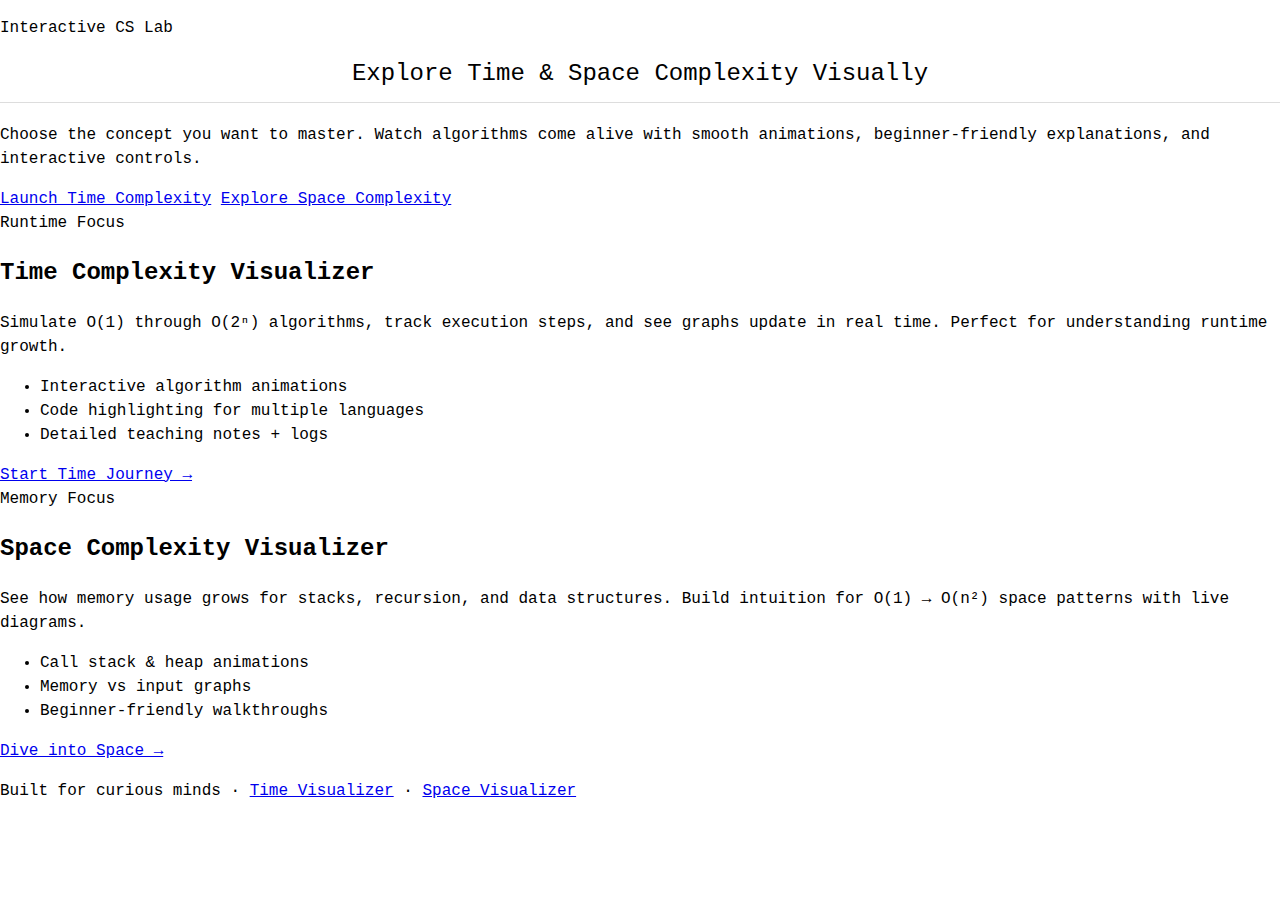
<file: index.html>
<!DOCTYPE html>
<html lang="en">

<head>
    <meta charset="UTF-8">
    <meta name="viewport" content="width=device-width, initial-scale=1.0">
    <title>Time Complexity Visualizer</title>
    <link rel="stylesheet" href="style.css">
</head>

<body class="home-body">
    <div class="home-container">
        <header class="home-hero">
            <p class="tag">Interactive CS Lab</p>
            <h1>Explore Time & Space Complexity Visually</h1>
            <p class="lead">Choose the concept you want to master. Watch algorithms come alive with smooth animations, beginner-friendly explanations, and interactive controls.</p>
            <div class="hero-actions">
                <a class="hero-btn primary" href="time.html">Launch Time Complexity</a>
                <a class="hero-btn secondary" href="space.html">Explore Space Complexity</a>
            </div>
        </header>

        <section class="mode-grid">
            <article class="mode-card">
                <div class="mode-card-tag">Runtime Focus</div>
                <h2>Time Complexity Visualizer</h2>
                <p>Simulate O(1) through O(2ⁿ) algorithms, track execution steps, and see graphs update in real time. Perfect for understanding runtime growth.</p>
                <ul>
                    <li>Interactive algorithm animations</li>
                    <li>Code highlighting for multiple languages</li>
                    <li>Detailed teaching notes + logs</li>
                </ul>
                <a class="hero-btn primary" href="time.html">Start Time Journey →</a>
            </article>

            <article class="mode-card">
                <div class="mode-card-tag">Memory Focus</div>
                <h2>Space Complexity Visualizer</h2>
                <p>See how memory usage grows for stacks, recursion, and data structures. Build intuition for O(1) → O(n²) space patterns with live diagrams.</p>
                <ul>
                    <li>Call stack & heap animations</li>
                    <li>Memory vs input graphs</li>
                    <li>Beginner-friendly walkthroughs</li>
                </ul>
                <a class="hero-btn secondary" href="space.html">Dive into Space →</a>
            </article>
        </section>

        <footer class="home-footer">
            <p>Built for curious minds · <a href="time.html">Time Visualizer</a> · <a href="space.html">Space Visualizer</a></p>
        </footer>
    </div>
</body>

</html>
</file>
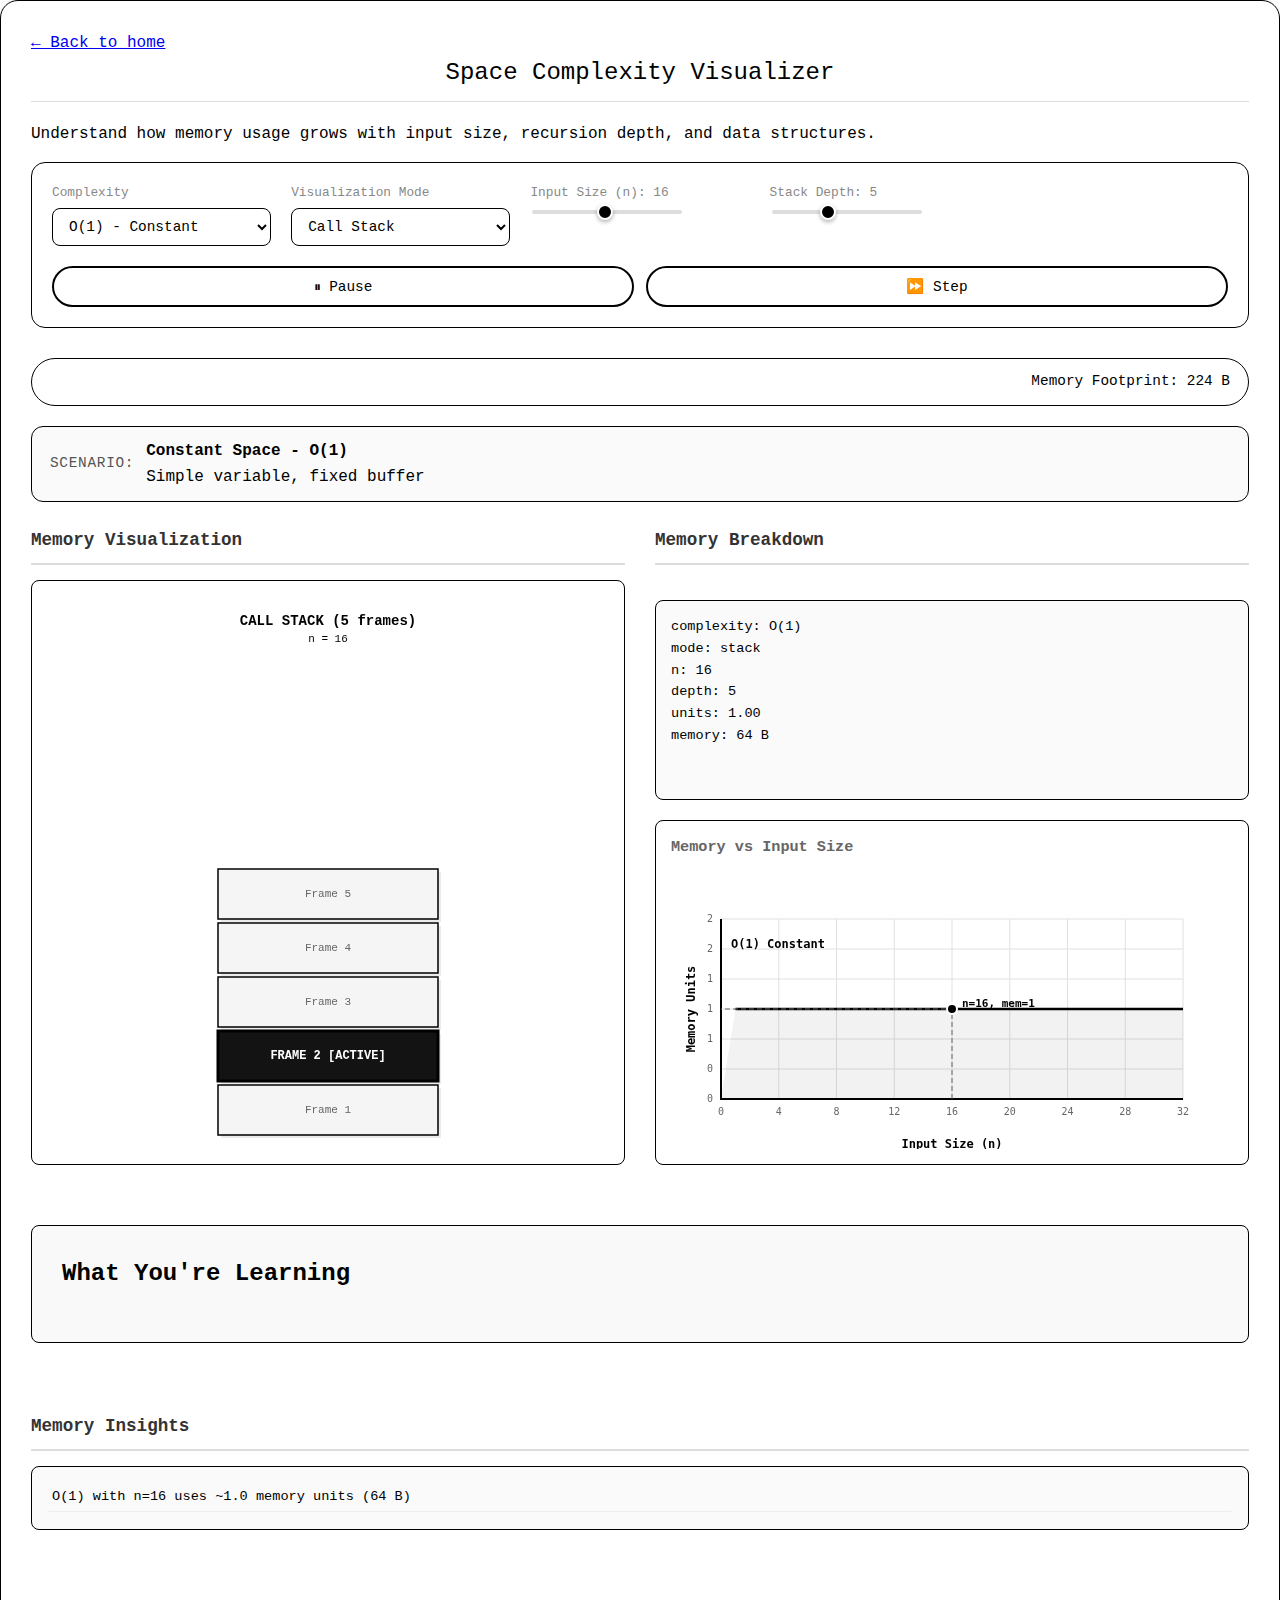
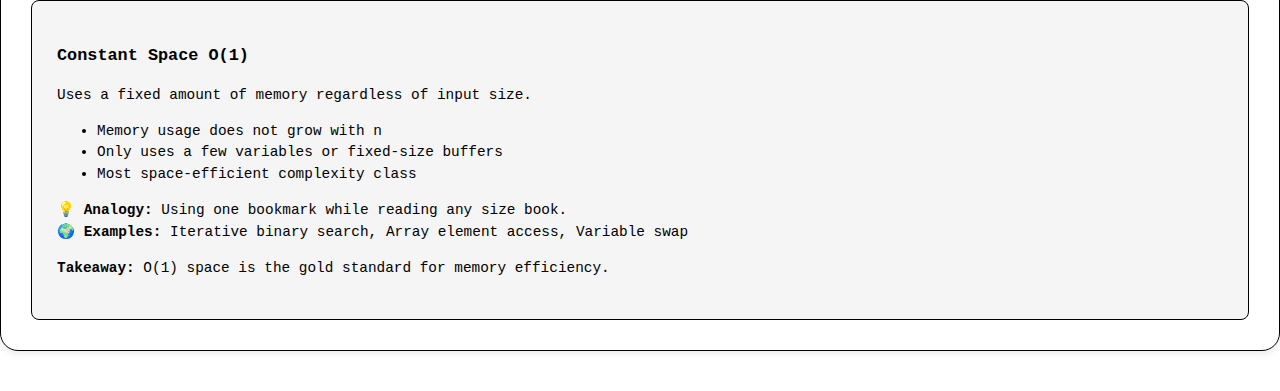
<file: space.html>
<!DOCTYPE html>
<html lang="en">

<head>
    <meta charset="UTF-8">
    <meta name="viewport" content="width=device-width, initial-scale=1.0">
    <title>Space Complexity Visualizer</title>
    <link rel="stylesheet" href="style.css">
</head>

<body>
    <div class="container">
        <header class="page-header">
            <a class="back-link" href="index.html">← Back to home</a>
            <h1>Space Complexity Visualizer</h1>
            <p class="subtitle">Understand how memory usage grows with input size, recursion depth, and data structures.</p>
        </header>

        <div class="controls">
            <div class="control-group">
                <label for="space-complexity">Complexity</label>
                <select id="space-complexity">
                    <option value="O(1)">O(1) - Constant</option>
                    <option value="O(log n)">O(log n) - Logarithmic</option>
                    <option value="O(n)">O(n) - Linear</option>
                    <option value="O(n log n)">O(n log n) - Linearithmic</option>
                    <option value="O(n²)">O(n²) - Quadratic</option>
                </select>
            </div>

            <div class="control-group">
                <label for="mode-select">Visualization Mode</label>
                <select id="mode-select">
                    <option value="stack">Call Stack</option>
                    <option value="data">Data Blocks</option>
                    <option value="tree">Recursive Tree</option>
                </select>
            </div>

            <div class="control-group">
                <label for="space-n-slider">Input Size (n): <span id="space-n-display">16</span></label>
                <input type="range" id="space-n-slider" min="1" max="32" value="16">
            </div>

            <div class="control-group">
                <label for="depth-slider">Stack Depth: <span id="depth-display">5</span></label>
                <input type="range" id="depth-slider" min="1" max="12" value="5">
            </div>

            <div class="button-group">
                <button id="space-btn-play">▶ Play</button>
                <button id="space-btn-pause">⏸ Pause</button>
                <button id="space-btn-step">⏩ Step</button>
            </div>
        </div>

        <div class="status-bar">
            <span>Memory Footprint: <span id="memory-footprint">--</span></span>
        </div>

        <div class="algorithm-info">
            <span class="label">Scenario:</span>
            <div class="details">
                <strong id="space-algorithm-name">Constant lookup</strong>
                <span id="space-algorithm-example">Fixed-size buffer</span>
            </div>
        </div>

        <div class="main-content">
            <div class="top-section">
                <div class="animation-panel">
                    <h3>Memory Visualization</h3>
                    <div class="canvas-container">
                        <canvas id="space-visualizer"></canvas>
                    </div>
                </div>

                <div class="code-panel">
                    <h3>Memory Breakdown</h3>
                    <pre id="space-breakdown"><code id="space-breakdown-content"></code></pre>
                    <div class="graph-container">
                        <h4><span class="highlight-text">Memory</span> vs <span class="highlight-text">Input Size</span></h4>
                        <canvas id="space-graph"></canvas>
                    </div>
                </div>
            </div>

            <div class="teaching-section" id="space-teaching-section">
                <h2>What You're Learning</h2>
                <div id="space-teaching-content"></div>
            </div>

            <div class="logs-section">
                <h3>Memory Insights</h3>
                <div class="logs-container">
                    <div id="space-logs"></div>
                </div>
            </div>

            <div class="explanation-container" id="space-explanation-container">
                <div id="space-explanation-content"></div>
            </div>
        </div>
    </div>

    <script src="space.js"></script>
</body>

</html>
</file>
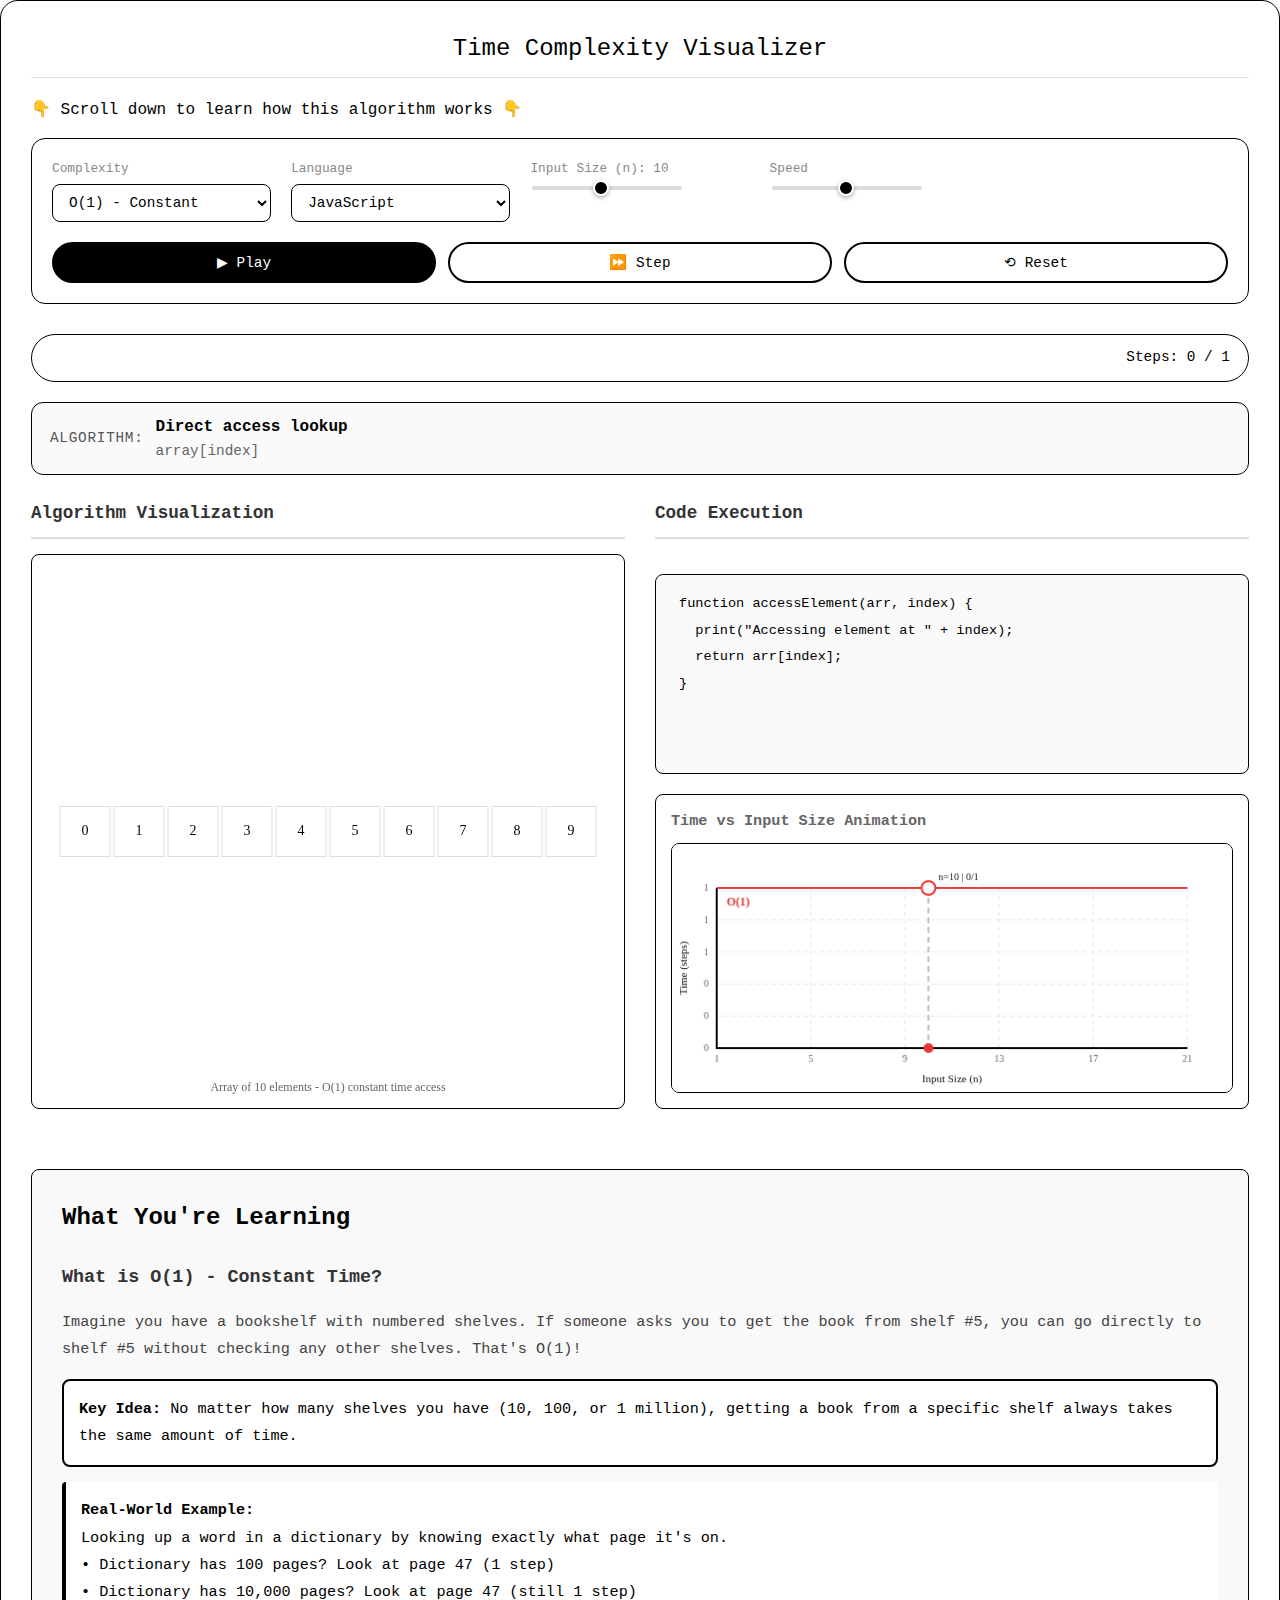
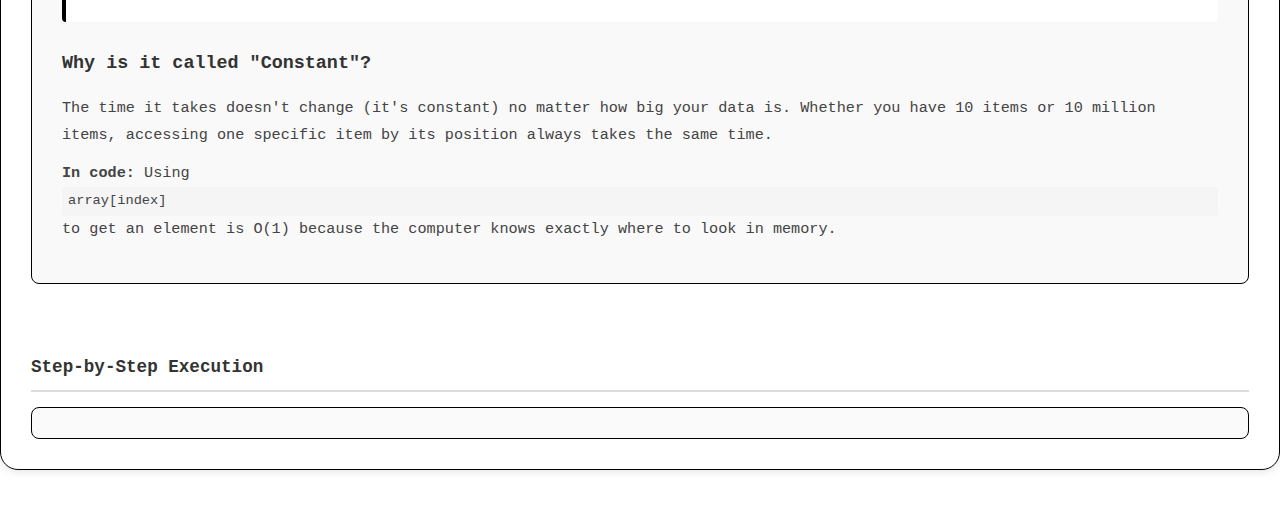
<file: time.html>
<!DOCTYPE html>
<html lang="en">

<head>
    <meta charset="UTF-8">
    <meta name="viewport" content="width=device-width, initial-scale=1.0">
    <title>Time Complexity Visualizer</title>
    <link rel="stylesheet" href="style.css">
</head>

<body>
    <div class="container">
        <header>
            <h1>Time Complexity Visualizer</h1>
            <p class="subtitle">👇 Scroll down to learn how this algorithm works 👇</p>
        </header>

        <div class="controls">
            <div class="control-group">
                <label for="complexity-select">Complexity</label>
                <select id="complexity-select">
                    <option value="O(1)">O(1) - Constant</option>
                    <option value="O(log n)">O(log n) - Logarithmic</option>
                    <option value="O(n)">O(n) - Linear</option>
                    <option value="O(n²)">O(n²) - Quadratic</option>
                    <option value="O(2ⁿ)">O(2ⁿ) - Exponential</option>
                </select>
            </div>

            <div class="control-group">
                <label for="language-select">Language</label>
                <select id="language-select">
                    <option value="JavaScript">JavaScript</option>
                    <option value="Python">Python</option>
                    <option value="Java">Java</option>
                    <option value="C++">C++</option>
                    <option value="C#">C#</option>
                    <option value="Go">Go</option>
                    <option value="Rust">Rust</option>
                    <option value="TypeScript">TypeScript</option>
                </select>
            </div>

            <div class="control-group">
                <label for="n-slider">Input Size (n): <span id="n-display">10</span></label>
                <input type="range" id="n-slider" min="1" max="21" value="10">
            </div>

            <div class="control-group">
                <label for="speed-slider">Speed</label>
                <input type="range" id="speed-slider" min="1" max="100" value="50">
            </div>

            <div class="button-group">
                <button id="btn-play">▶ Play</button>
                <button id="btn-pause">⏸ Pause</button>
                <button id="btn-step">⏩ Step</button>
                <button id="btn-reset">⟲ Reset</button>
            </div>
        </div>

        <div class="status-bar">
            <span>Steps: <span id="step-counter">0</span> / <span id="total-steps">-</span></span>
        </div>

        <div class="algorithm-info">
            <span class="label">Algorithm:</span>
            <div class="details">
                <strong id="algorithm-name">Direct access</strong>
                <span id="algorithm-example">array[index]</span>
            </div>
        </div>

        <div class="main-content">
            <!-- Animation and Code Side by Side -->
            <div class="top-section">
                <div class="animation-panel">
                    <h3>Algorithm Visualization</h3>
                    <div class="canvas-container">
                        <canvas id="visualizer-canvas"></canvas>
                    </div>
                </div>

                <div class="code-panel">
                    <h3>Code Execution</h3>
                    <pre id="code-display"><code id="code-content"></code></pre>
                    <div class="graph-container">
                        <h4><span class="highlight-text">Time</span> vs <span class="highlight-text">Input Size</span> Animation</h4>
                        <canvas id="graph-canvas"></canvas>
                    </div>
                </div>
            </div>

            <!-- Teaching Section -->
            <div class="teaching-section" id="teaching-section">
                <h2>What You're Learning</h2>
                <div id="teaching-content">
                    <!-- Teaching content will be populated by JavaScript -->
                </div>
            </div>

            <!-- Logs Section -->
            <div class="logs-section">
                <h3>Step-by-Step Execution</h3>
                <div class="logs-container">
                    <div id="logs">
                        <!-- Logs will appear here -->
                    </div>
                </div>
            </div>

            <!-- Behind the Scenes -->
            <div class="explanation-container" id="explanation-container">
                <div id="explanation-content">
                    <!-- Behind the scenes explanation will appear here -->
                </div>
            </div>
        </div>
    </div>

    <script src="script.js"></script>
</body>

</html>
</file>
<file: style.css>
:root {
    --bg-color: #FFFFFF;
    --text-color: #000000;
    --accent-color: #333333;
    --border-color: #DDDDDD;
    --highlight-color: #000000;
    --secondary-highlight: #888888;
    --code-bg: #f5f5f5;
    --font-family: 'Menlo', 'Monaco', 'Courier New', monospace;
    --radius: 8px;
}

* {
    box-sizing: border-box;
}

body {
    margin: 0;
    padding: 0;
    background: #fff;
    color: var(--text-color);
    font-family: var(--font-family);
    line-height: 1.5;
}

.container {
    width: 100%;
    max-width: 1400px;
    margin: 0 auto 40px;
    padding: 30px;
    background: #fff;
    border-radius: 18px;
    box-shadow: 0 2px 8px rgba(0, 0, 0, 0.1);
    border: 1px solid #000;
}

header h1 {
    font-size: 1.5rem;
    font-weight: normal;
    margin: 0;
    text-align: center;
    border-bottom: 1px solid var(--border-color);
    padding-bottom: 10px;
    margin-bottom: 20px;
}

.controls {
    display: grid;
    grid-template-columns: repeat(auto-fit, minmax(180px, 1fr));
    gap: 20px;
    padding: 20px;
    border: 1px solid #000;
    border-radius: 14px;
    background: #fff;
    margin-bottom: 30px;
}

.control-group {
    display: flex;
    flex-direction: column;
    gap: 6px;
}

label {
    font-size: 0.8rem;
    color: var(--secondary-highlight);
}

select {
    font-family: var(--font-family);
    font-size: 0.9rem;
    padding: 9px 12px;
    background: #fff;
    border: 1px solid #000;
    border-radius: var(--radius);
    cursor: pointer;
    outline: none;
    transition: border-color 0.2s;
}

select:focus {
    border-color: #000;
}

button {
    font-family: var(--font-family);
    font-size: 0.9rem;
    padding: 10px 16px;
    border-radius: 999px;
    border: 2px solid #000;
    cursor: pointer;
    outline: none;
    transition: transform 0.1s ease;
    background: #fff;
    color: #000;
}

button:hover {
    transform: translateY(-1px);
}

button:active {
    transform: translateY(0);
}

button:disabled {
    cursor: not-allowed;
    opacity: 0.4;
}

#btn-play {
    background: #000;
    color: #fff;
}

#btn-pause {
    background: #000;
    color: #fff;
}

#btn-step {
    background: #fff;
    color: #000;
}

#btn-reset {
    background: #fff;
    color: #000;
}

.button-group {
    grid-column: 1 / -1;
    display: flex;
    flex-wrap: wrap;
    gap: 12px;
}

.button-group button {
    flex: 1 1 140px;
    min-width: 120px;
}

input[type="range"] {
    -webkit-appearance: none;
    width: 150px;
    height: 4px;
    background: #ddd;
    outline: none;
    border-radius: 2px;
    accent-color: #000;
}

input[type="range"]::-webkit-slider-thumb {
    -webkit-appearance: none;
    appearance: none;
    width: 16px;
    height: 16px;
    background: var(--text-color);
    cursor: pointer;
    border-radius: 50%;
    border: 2px solid white;
    box-shadow: 0 2px 4px rgba(0, 0, 0, 0.3);
}

.status-bar {
    font-size: 0.9rem;
    display: inline-flex;
    justify-content: flex-end;
    width: 100%;
    padding: 12px 18px;
    margin-bottom: 20px;
    background: #fff;
    border-radius: 999px;
    border: 1px solid #000;
}

.algorithm-info {
    display: flex;
    align-items: center;
    gap: 12px;
    padding: 12px 18px;
    border: 1px solid #000;
    border-radius: 12px;
    background: #fafafa;
    margin-bottom: 25px;
}

.algorithm-info .label {
    font-size: 0.9rem;
    text-transform: uppercase;
    letter-spacing: 0.05em;
    color: #555;
}

.algorithm-info .details {
    display: flex;
    flex-direction: column;
    gap: 2px;
}

.algorithm-info #algorithm-name {
    font-size: 1rem;
}

.algorithm-info #algorithm-example {
    font-size: 0.9rem;
    color: #666;
}

/* Main Content - Vertical Layout */
.main-content {
    display: flex;
    flex-direction: column;
    gap: 40px;
}

/* Top Section - Animation and Code Side by Side */
.top-section {
    display: grid;
    grid-template-columns: 1fr 1fr;
    gap: 30px;
    min-height: 600px;
}

.animation-panel,
.code-panel {
    display: flex;
    flex-direction: column;
}

.animation-panel h3,
.code-panel h3 {
    margin: 0 0 15px 0;
    font-size: 1.1rem;
    font-weight: bold;
    color: #333;
    padding-bottom: 10px;
    border-bottom: 2px solid var(--border-color);
}

.canvas-container {
    flex: 1;
    border: 1px solid #000;
    border-radius: var(--radius);
    display: flex;
    justify-content: center;
    align-items: center;
    overflow: hidden;
    background: white;
    min-height: 500px;
}

canvas {
    display: block;
}

.code-panel {
    gap: 20px;
}

pre {
    margin: 0;
    overflow: auto;
    font-size: 0.85rem;
    line-height: 1.6;
    flex: 1;
    padding: 15px;
    background: #fafafa;
    border: 1px solid #000;
    border-radius: var(--radius);
    min-height: 200px;
}

code {
    display: block;
}

.code-line {
    display: block;
    padding: 2px 8px;
    margin: 1px 0;
    border-radius: 4px;
    transition: all 0.3s ease;
}

.code-line.highlight {
    background-color: #333;
    color: white;
    font-weight: bold;
    transform: translateX(5px);
    box-shadow: 0 2px 4px rgba(0, 0, 0, 0.1);
}

.graph-container {
    display: flex;
    flex-direction: column;
    padding: 15px;
    border: 1px solid #000;
    border-radius: var(--radius);
    background: #fff;
}

.graph-container h4 {
    margin: 0 0 10px 0;
    font-size: 0.95rem;
    font-weight: bold;
    color: #666;
}

#graph-canvas {
    border: 1px solid #000;
    border-radius: var(--radius);
    background: white;
    width: 100%;
    height: 250px;
}

/* Scroll Indicator */
.scroll-indicator {
    text-align: center;
    padding: 20px;
    background: linear-gradient(to bottom, rgba(0, 0, 0, 0.02), rgba(0, 0, 0, 0.05));
    border-radius: var(--radius);
    animation: pulse 2s ease-in-out infinite;
}

.scroll-indicator p {
    margin: 0;
    font-size: 1.1rem;
    color: #666;
    font-weight: 500;
}

@keyframes pulse {

    0%,
    100% {
        opacity: 0.7;
    }

    50% {
        opacity: 1;
    }
}

/* Teaching Section */
.teaching-section {
    background: #f9f9f9;
    border: 1px solid #000;
    border-radius: var(--radius);
    padding: 30px;
    margin-top: 20px;
}

.teaching-section h2 {
    margin: 0 0 20px 0;
    font-size: 1.5rem;
    font-weight: bold;
    color: #000;
}

#teaching-content {
    line-height: 1.8;
    font-size: 0.95rem;
}

#teaching-content h3 {
    margin: 25px 0 15px 0;
    font-size: 1.15rem;
    color: #333;
}

#teaching-content p {
    margin: 10px 0;
    color: #444;
}

#teaching-content .example {
    background: white;
    padding: 15px;
    border-left: 4px solid #000;
    margin: 15px 0;
    border-radius: 4px;
}

#teaching-content .key-point {
    background: #fff;
    padding: 15px;
    border-radius: var(--radius);
    margin: 15px 0;
    border: 2px solid #000;
}

#teaching-content code {
    background: #f5f5f5;
    padding: 2px 6px;
    border-radius: 3px;
    font-family: var(--font-family);
    font-size: 0.9em;
}

/* Logs Section */
.logs-section {
    margin-top: 30px;
}

.logs-section h3 {
    margin: 0 0 15px 0;
    font-size: 1.1rem;
    font-weight: bold;
    color: #333;
    padding-bottom: 10px;
    border-bottom: 2px solid var(--border-color);
}

.logs-container {
    max-height: 300px;
    border: 1px solid #000;
    border-radius: var(--radius);
    padding: 15px;
    overflow-y: auto;
    background: #fafafa;
    font-size: 0.85rem;
}

#logs {
    display: flex;
    flex-direction: column;
    gap: 4px;
}

.log-entry {
    opacity: 0;
    padding: 3px 5px;
    margin: 2px 0;
    border-bottom: 1px solid #eee;
    border-radius: 3px;
    transition: opacity 0.4s ease, background-color 0.3s ease;
}

.log-entry.active {
    opacity: 1;
    font-weight: normal;
    color: #000;
    background: transparent;
}

/* Explanation Container */
.explanation-container {
    margin-top: 30px;
    border: 1px solid #000;
    border-radius: var(--radius);
    padding: 25px;
    overflow-y: auto;
    background: #f5f5f5;
    font-size: 0.9rem;
    display: none;
}

.explanation-container.visible {
    display: block;
    animation: fadeIn 0.5s ease;
}

@keyframes fadeIn {
    from {
        opacity: 0;
        transform: translateY(10px);
    }

    to {
        opacity: 1;
        transform: translateY(0);
    }
}

#explanation-content h4 {
    margin: 0 0 15px 0;
    font-size: 1.2rem;
    font-weight: bold;
    color: #333;
}

#explanation-content .step-list {
    margin: 15px 0;
    line-height: 1.6;
}

#explanation-content .examples {
    margin: 15px 0;
    padding: 15px;
    background: white;
    border-radius: 4px;
    border-left: 3px solid #000;
}

#explanation-content .conclusion {
    margin-top: 15px;
    font-weight: bold;
    font-size: 1.05rem;
    color: #000;
    padding: 12px;
    background: #e8f5e9;
    border-radius: var(--radius);
}

/* Scrollbar styling */
::-webkit-scrollbar {
    width: 8px;
    height: 8px;
}

::-webkit-scrollbar-track {
    background: #f1f1f1;
    border-radius: 4px;
}

::-webkit-scrollbar-thumb {
    background: #ccc;
    border-radius: 4px;
}

::-webkit-scrollbar-thumb:hover {
    background: #999;
}

/* Mobile Responsiveness */
@media (max-width: 1024px) {
    .top-section {
        grid-template-columns: 1fr;
        gap: 20px;
    }

    .canvas-container {
        min-height: 400px;
    }

    .controls {
        grid-template-columns: repeat(auto-fit, minmax(200px, 1fr));
    }
}

@media (max-width: 768px) {
    .container {
        padding: 20px;
        border-radius: 12px;
        box-shadow: none;
        margin: 0 auto 20px;
    }

    .controls {
        grid-template-columns: 1fr;
    }

    .algorithm-info {
        flex-direction: column;
        align-items: flex-start;
    }

    .button-group button {
        flex: 1 1 100%;
    }

    input[type="range"] {
        width: 100%;
    }

    .teaching-section {
        padding: 20px;
    }

    .status-bar {
        justify-content: center;
        border-radius: 12px;
    }
}

@media (max-width: 560px) {
    header h1 {
        font-size: 1.2rem;
    }

    .canvas-container {
        min-height: 320px;
    }

    .graph-container {
        padding: 12px;
    }
}
</file>
